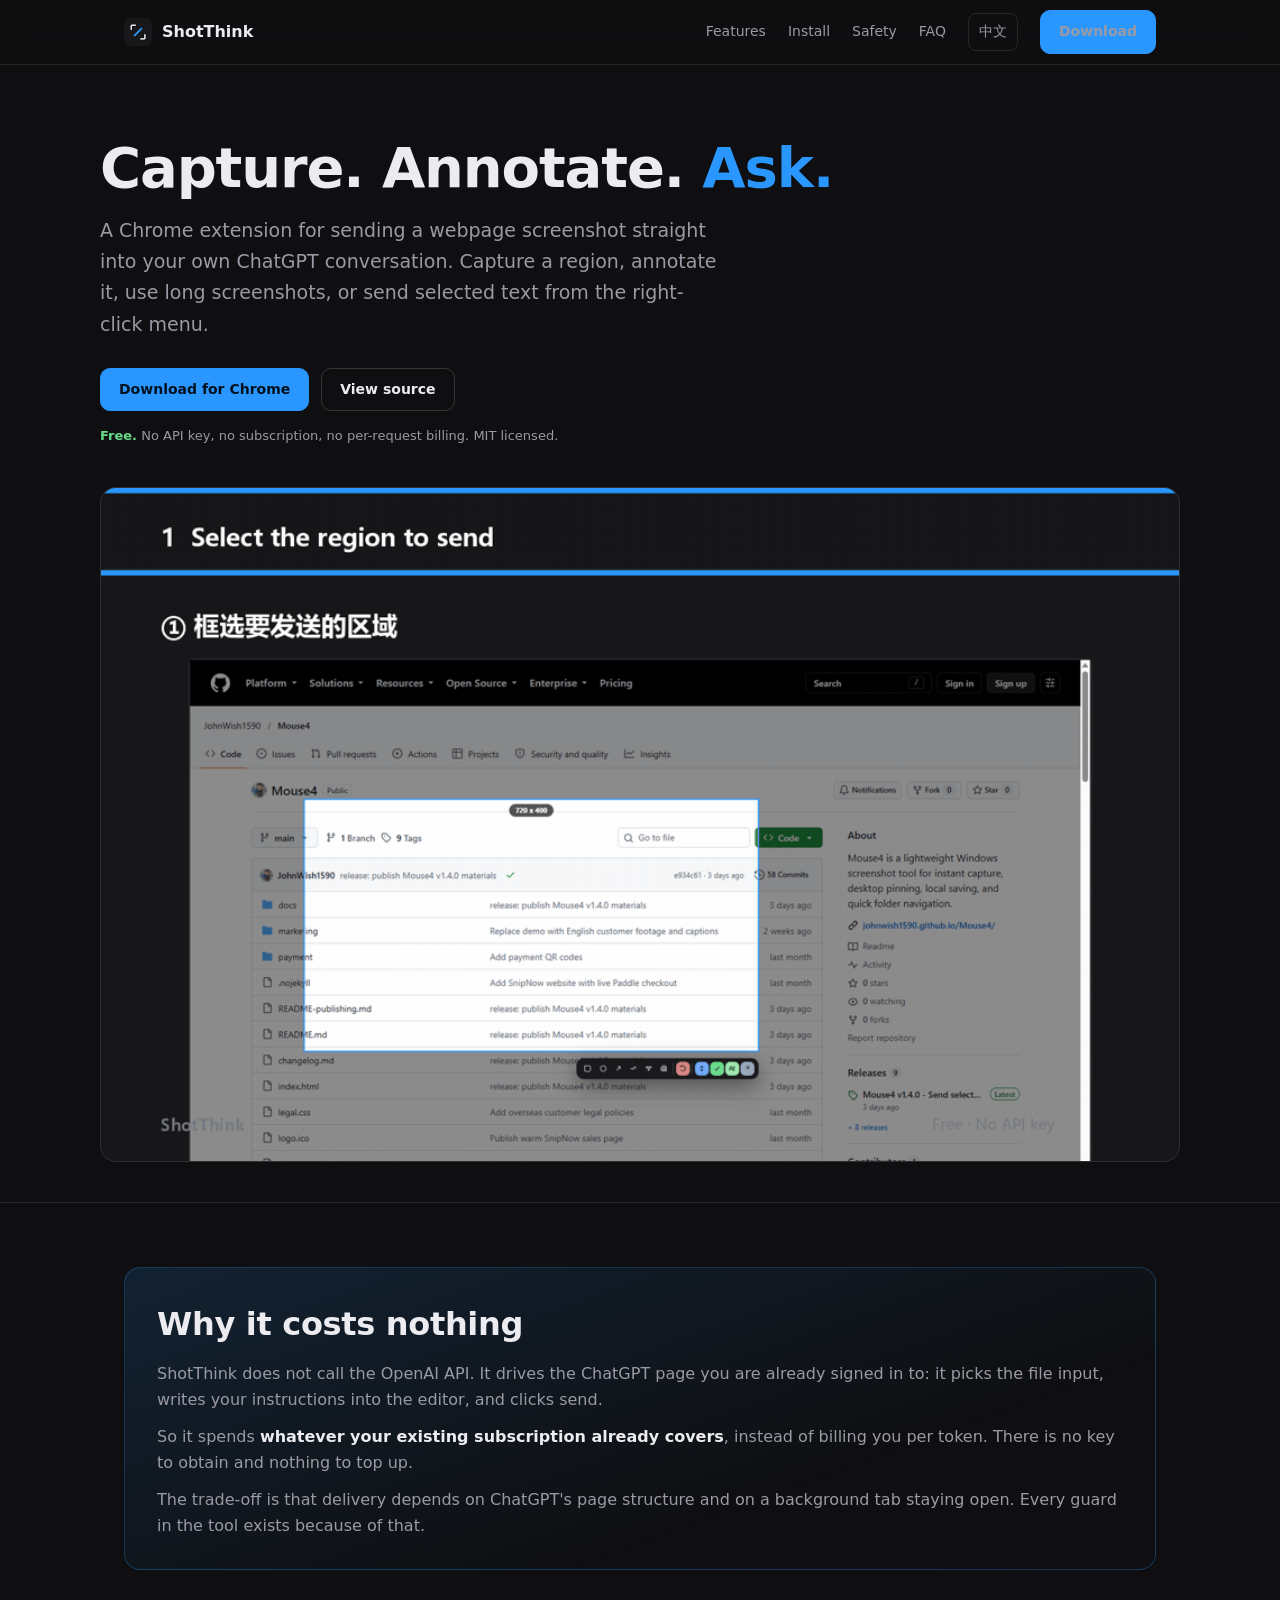
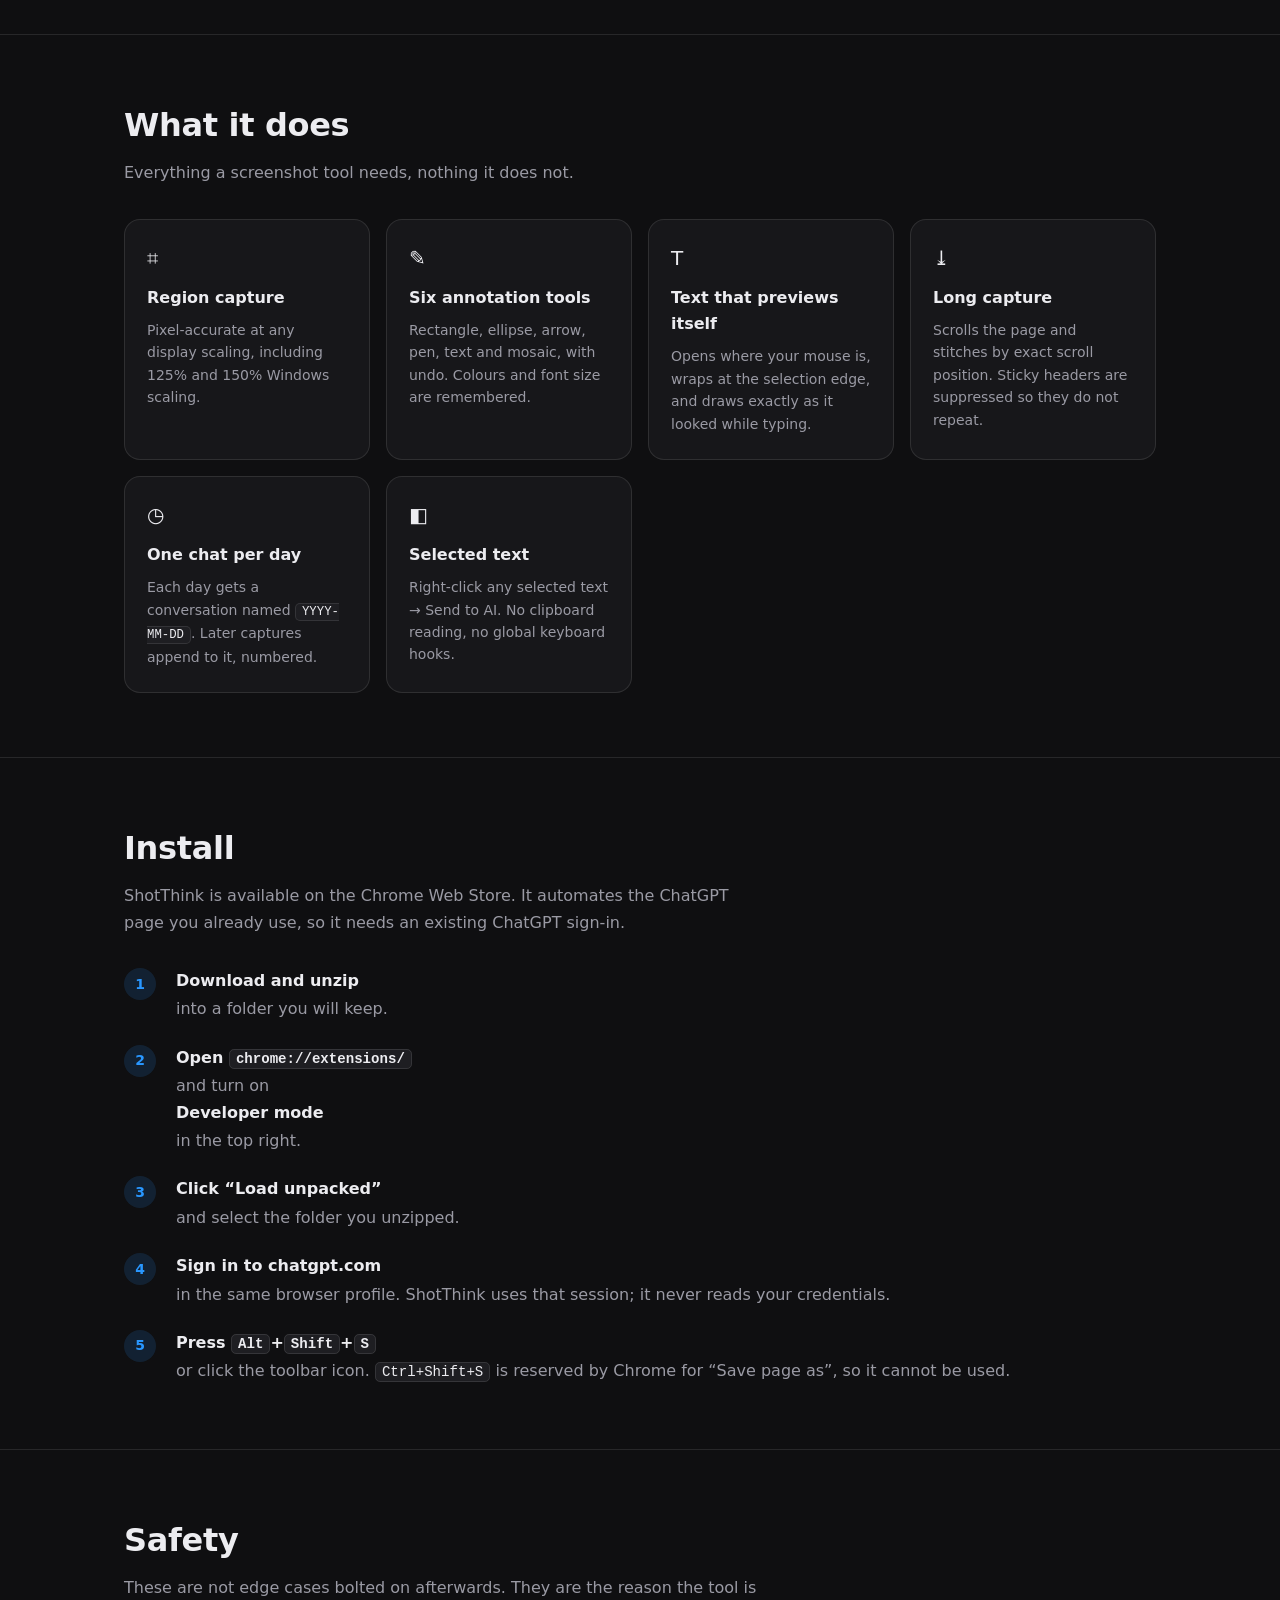
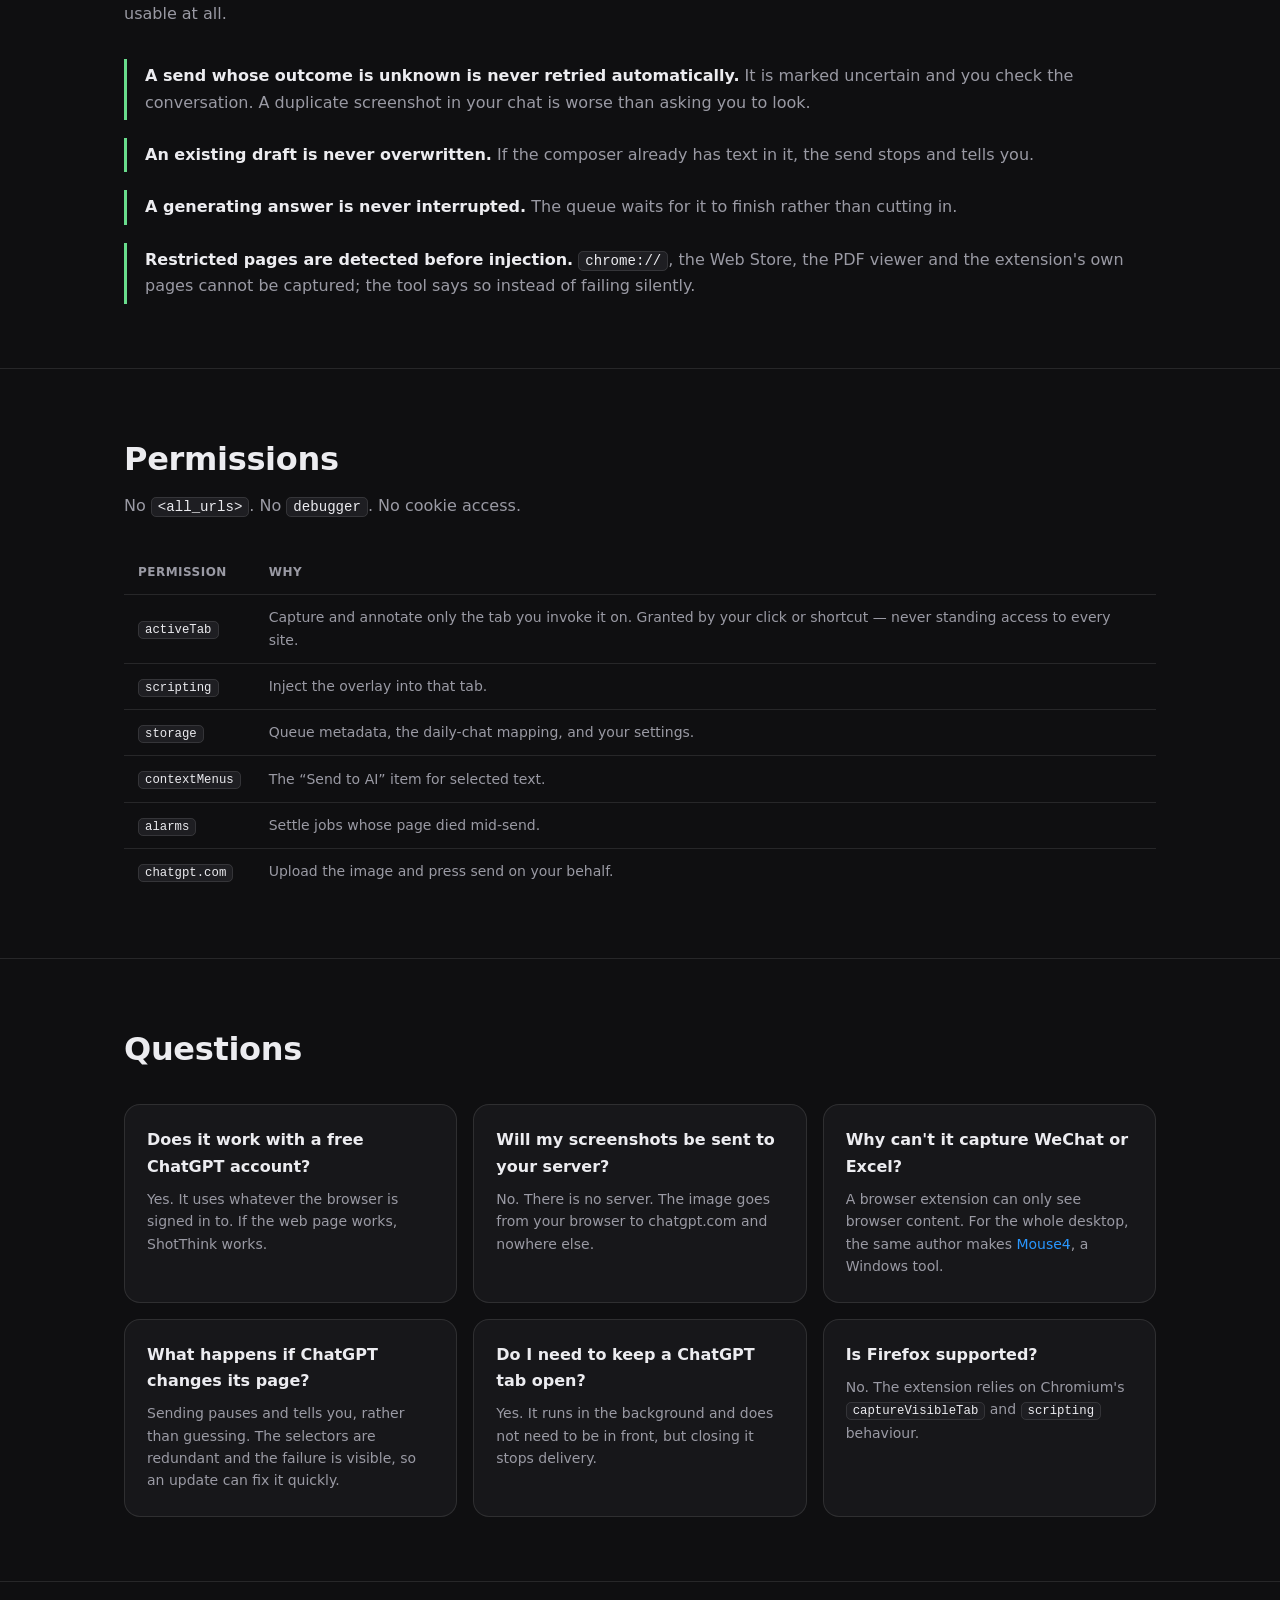
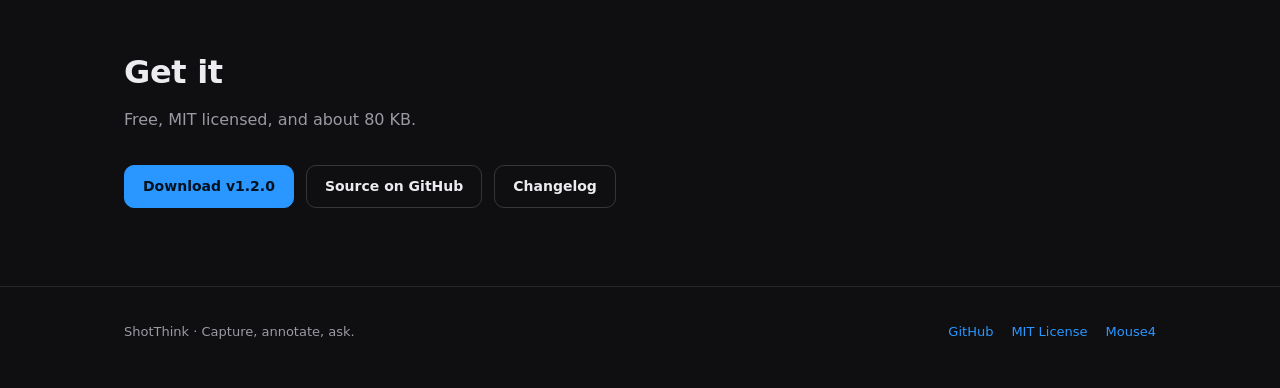
<file: docs/index.html>
<!doctype html>
<html lang="en">
<head>
<meta charset="utf-8">
<meta name="viewport" content="width=device-width, initial-scale=1">
<title>ShotThink：网页截图问 ChatGPT | Free Chrome extension</title>
<meta name="description" content="Capture a webpage region, annotate screenshots, and send them to your own ChatGPT conversation. Supports long screenshots and selected-text right-click sending. No API key.">
<link rel="canonical" href="https://johnwish1590.github.io/ShotThink/">
<link rel="icon" href="icons/icon32.png">
<link rel="apple-touch-icon" href="icons/icon128.png">
<meta property="og:type" content="website">
<meta property="og:title" content="ShotThink: Web Screenshot to ChatGPT">
<meta property="og:description" content="Capture a webpage region, annotate it, and send it to your own ChatGPT conversation. Supports long screenshots and selected-text sending.">
<meta property="og:url" content="https://johnwish1590.github.io/ShotThink/">
<meta property="og:image" content="https://johnwish1590.github.io/ShotThink/screenshots/06-overlay-annotated.png">
<meta name="twitter:card" content="summary_large_image">
<script type="application/ld+json">
{
  "@context": "https://schema.org",
  "@type": "SoftwareApplication",
  "name": "ShotThink: Web Screenshot to ChatGPT",
  "applicationCategory": "BrowserApplication",
  "operatingSystem": "Chrome, Edge, Brave, any Chromium browser",
  "description": "Capture a webpage region, annotate screenshots, and send them to your own ChatGPT conversation. Supports long screenshots and selected-text right-click sending. No API key.",
  "url": "https://johnwish1590.github.io/ShotThink/",
  "downloadUrl": "https://github.com/JohnWish1590/ShotThink/releases/download/v1.2.0/ShotThink-1.2.0.zip",
  "offers": { "@type": "Offer", "price": "0", "priceCurrency": "USD" },
  "license": "https://github.com/JohnWish1590/ShotThink/blob/main/LICENSE",
  "softwareVersion": "1.2.0"
}
</script>
<style>
  :root {
    --bg: #0f0f11;
    --surface: #17171a;
    --surface-2: #1e1e22;
    --line: rgba(255,255,255,.10);
    --line-strong: rgba(255,255,255,.16);
    --text: #ececf0;
    --muted: #9a9aa4;
    --accent: #2997ff;
    --accent-soft: rgba(41,151,255,.14);
    --ok: #68dc8c;
    --radius: 16px;
    --max: 1080px;
  }
  * { box-sizing: border-box; }
  html { scroll-behavior: smooth; }
  body {
    margin: 0;
    background: var(--bg);
    color: var(--text);
    font: 16px/1.65 -apple-system, "Segoe UI", "Microsoft YaHei", system-ui, sans-serif;
    -webkit-font-smoothing: antialiased;
  }
  a { color: var(--accent); text-decoration: none; }
  a:hover { text-decoration: underline; }
  .wrap { max-width: var(--max); margin: 0 auto; padding: 0 24px; }

  /* header */
  header.site {
    position: sticky; top: 0; z-index: 20;
    backdrop-filter: blur(14px);
    background: rgba(15,15,17,.82);
    border-bottom: 1px solid var(--line);
  }
  header.site .wrap {
    display: flex; align-items: center; gap: 12px;
    height: 64px;
  }
  .brand { display: flex; align-items: center; gap: 10px; color: var(--text); font-weight: 650; font-size: 16px; }
  .brand img { width: 28px; height: 28px; border-radius: 7px; }
  .brand:hover { text-decoration: none; }
  nav.links { margin-left: auto; display: flex; align-items: center; gap: 22px; }
  nav.links a { color: var(--muted); font-size: 14px; }
  nav.links a:hover { color: var(--text); text-decoration: none; }
  .btn {
    display: inline-flex; align-items: center; gap: 8px;
    padding: 9px 18px; border-radius: 10px;
    background: var(--accent); color: #04121f;
    font-weight: 650; font-size: 14px;
    border: 1px solid var(--accent);
    transition: filter .15s;
  }
  .btn:hover { filter: brightness(1.1); text-decoration: none; }
  .btn.ghost {
    background: transparent; color: var(--text);
    border-color: var(--line-strong);
  }
  .btn.ghost:hover { background: var(--surface-2); }
  .lang-toggle {
    color: var(--muted); font-size: 14px; padding: 6px 10px;
    border-radius: 8px; border: 1px solid var(--line);
    min-width: 44px; text-align: center;
  }
  .lang-toggle:hover { color: var(--text); border-color: var(--line-strong); text-decoration: none; }

  /* hero */
  .hero { padding: 72px 0 40px; }
  .hero h1 {
    margin: 0 0 16px;
    font-size: clamp(34px, 5vw, 56px);
    line-height: 1.1;
    letter-spacing: -0.02em;
    font-weight: 700;
  }
  .hero h1 em { font-style: normal; color: var(--accent); }
  .hero p.lead {
    margin: 0 0 28px;
    font-size: clamp(16px, 2vw, 19px);
    color: var(--muted);
    max-width: 620px;
  }
  .hero-actions { display: flex; flex-wrap: wrap; gap: 12px; margin-bottom: 14px; }
  .hero-note { color: var(--muted); font-size: 13px; }
  .hero-note strong { color: var(--ok); font-weight: 600; }

  .shot {
    margin: 40px 0 0;
    border: 1px solid var(--line);
    border-radius: var(--radius);
    overflow: hidden;
    background: var(--surface);
  }
  .shot img { display: block; width: 100%; height: auto; }

  /* sections */
  section { padding: 64px 0; border-top: 1px solid var(--line); }
  section h2 {
    margin: 0 0 8px;
    font-size: clamp(24px, 3vw, 32px);
    letter-spacing: -0.01em;
    font-weight: 680;
  }
  section p.sub { margin: 0 0 32px; color: var(--muted); max-width: 640px; }

  .grid { display: grid; gap: 16px; }
  .grid.two { grid-template-columns: repeat(auto-fit, minmax(280px, 1fr)); }
  .grid.three { grid-template-columns: repeat(auto-fit, minmax(240px, 1fr)); }

  .card {
    background: var(--surface);
    border: 1px solid var(--line);
    border-radius: var(--radius);
    padding: 22px 22px 24px;
  }
  .card h3 { margin: 0 0 8px; font-size: 16px; font-weight: 650; }
  .card p { margin: 0; color: var(--muted); font-size: 14px; line-height: 1.6; }
  .card .icon { font-size: 20px; margin-bottom: 10px; display: block; }

  /* free banner */
  .free {
    background: linear-gradient(160deg, var(--accent-soft), transparent 70%);
    border: 1px solid rgba(41,151,255,.28);
    border-radius: var(--radius);
    padding: 30px 32px;
  }
  .free h2 { margin-bottom: 10px; }
  .free p { color: var(--muted); margin: 0 0 10px; }
  .free p:last-child { margin-bottom: 0; }
  .free strong { color: var(--text); }

  /* steps */
  ol.steps { margin: 0; padding: 0; list-style: none; counter-reset: step; }
  ol.steps li {
    counter-increment: step;
    position: relative;
    padding: 0 0 22px 52px;
    color: var(--muted);
  }
  ol.steps li::before {
    content: counter(step);
    position: absolute; left: 0; top: 0;
    width: 32px; height: 32px; border-radius: 50%;
    display: grid; place-items: center;
    background: var(--accent-soft); color: var(--accent);
    font-weight: 650; font-size: 14px;
  }
  ol.steps li:last-child { padding-bottom: 0; }
  ol.steps li strong { color: var(--text); display: block; margin-bottom: 2px; }

  code, kbd {
    background: var(--surface-2);
    border: 1px solid var(--line);
    border-radius: 5px;
    padding: 1px 6px;
    font-family: ui-monospace, "SF Mono", Consolas, monospace;
    font-size: .88em;
    color: var(--text);
  }

  table { width: 100%; border-collapse: collapse; font-size: 14px; }
  th, td { text-align: left; padding: 11px 14px; border-bottom: 1px solid var(--line); }
  th { color: var(--muted); font-weight: 600; font-size: 12px; text-transform: uppercase; letter-spacing: .04em; }
  td:first-child { white-space: nowrap; color: var(--text); }
  td:last-child { color: var(--muted); }
  tr:last-child td { border-bottom: none; }

  .warn {
    border-left: 3px solid var(--ok);
    padding: 4px 0 4px 18px;
    color: var(--muted);
    margin: 0 0 18px;
  }
  .warn:last-child { margin-bottom: 0; }
  .warn strong { color: var(--text); }

  footer.site {
    border-top: 1px solid var(--line);
    padding: 34px 0 48px;
    color: var(--muted);
    font-size: 13px;
  }
  footer.site .wrap { display: flex; flex-wrap: wrap; gap: 16px; align-items: center; }
  footer.site .right { margin-left: auto; display: flex; gap: 18px; }

  @media (max-width: 720px) {
    nav.links a:not(.btn) { display: none; }
    .hero { padding: 44px 0 28px; }
    section { padding: 44px 0; }
  }
</style>
</head>
<body>

<header class="site">
  <div class="wrap">
    <a class="brand" href="#top">
      <img src="icons/icon48.png" alt="">
      <span>ShotThink</span>
    </a>
    <nav class="links">
      <a href="#features" data-i18n="nav.features">Features</a>
      <a href="#install" data-i18n="nav.install">Install</a>
      <a href="#safety" data-i18n="nav.safety">Safety</a>
      <a href="#faq" data-i18n="nav.faq">FAQ</a>
      <a href="#" id="lang-toggle" class="lang-toggle" aria-label="切换到中文">中文</a>
      <a class="btn" href="https://github.com/JohnWish1590/ShotThink/releases/download/v1.2.0/ShotThink-1.2.0.zip" data-i18n="nav.download">Download</a>
    </nav>
  </div>
</header>

<main id="top">

  <div class="wrap hero">
    <h1 data-i18n="hero.h1">Capture. Annotate. <em>Ask.</em></h1>
    <p class="lead" data-i18n="hero.lead">
      A Chrome extension that sends a browser screenshot straight into your own
      ChatGPT conversation. Capture a region, mark it up, and it lands in a dated
      chat with your standing instructions attached.
    </p>
    <div class="hero-actions">
      <a class="btn" href="https://github.com/JohnWish1590/ShotThink/releases/download/v1.2.0/ShotThink-1.2.0.zip" data-i18n="hero.cta">Download for Chrome</a>
      <a class="btn ghost" href="https://github.com/JohnWish1590/ShotThink" data-i18n="hero.source">View source</a>
    </div>
    <p class="hero-note" data-i18n="hero.note">
      <strong>Free.</strong> No API key, no subscription, no per-request billing. MIT licensed.
    </p>

    <div class="shot">
      <img id="demo-gif" src="demo-en.gif" alt="Selecting a region, annotating it with a rectangle and arrow, and sending it to ChatGPT" width="1080">
    </div>
  </div>

  <section id="free">
    <div class="wrap">
      <div class="free">
        <h2 data-i18n="free.h2">Why it costs nothing</h2>
        <p data-i18n="free.p1">
          ShotThink does not call the OpenAI API. It drives the ChatGPT page you are
          already signed in to: it picks the file input, writes your instructions into
          the editor, and clicks send.
        </p>
        <p data-i18n="free.p2">
          So it spends <strong>whatever your existing subscription already covers</strong>,
          instead of billing you per token. There is no key to obtain and nothing to top up.
        </p>
        <p data-i18n="free.p3">
          The trade-off is that delivery depends on ChatGPT's page structure and on a
          background tab staying open. Every guard in the tool exists because of that.
        </p>
      </div>
    </div>
  </section>

  <section id="features">
    <div class="wrap">
      <h2 data-i18n="features.h2">What it does</h2>
      <p class="sub" data-i18n="features.sub">Everything a screenshot tool needs, nothing it does not.</p>
      <div class="grid three">
        <div class="card">
          <span class="icon">⌗</span>
          <h3 data-i18n="f1.h">Region capture</h3>
          <p data-i18n="f1.p">Pixel-accurate at any display scaling, including 125% and 150% Windows scaling.</p>
        </div>
        <div class="card">
          <span class="icon">✎</span>
          <h3 data-i18n="f2.h">Six annotation tools</h3>
          <p data-i18n="f2.p">Rectangle, ellipse, arrow, pen, text and mosaic, with undo. Colours and font size are remembered.</p>
        </div>
        <div class="card">
          <span class="icon">T</span>
          <h3 data-i18n="f3.h">Text that previews itself</h3>
          <p data-i18n="f3.p">Opens where your mouse is, wraps at the selection edge, and draws exactly as it looked while typing.</p>
        </div>
        <div class="card">
          <span class="icon">⤓</span>
          <h3 data-i18n="f4.h">Long capture</h3>
          <p data-i18n="f4.p">Scrolls the page and stitches by exact scroll position. Sticky headers are suppressed so they do not repeat.</p>
        </div>
        <div class="card">
          <span class="icon">◷</span>
          <h3 data-i18n="f5.h">One chat per day</h3>
          <p data-i18n="f5.p">Each day gets a conversation named <code>YYYY-MM-DD</code>. Later captures append to it, numbered.</p>
        </div>
        <div class="card">
          <span class="icon">◧</span>
          <h3 data-i18n="f6.h">Selected text</h3>
          <p data-i18n="f6.p">Right-click any selected text → Send to AI. No clipboard reading, no global keyboard hooks.</p>
        </div>
      </div>
    </div>
  </section>

  <section id="install">
    <div class="wrap">
      <h2 data-i18n="install.h2">Install</h2>
      <p class="sub" data-i18n="install.sub">
        ShotThink is available on the Chrome Web Store. It automates the ChatGPT
        page you already use, so it needs an existing ChatGPT sign-in.
      </p>
      <ol class="steps">
        <li>
          <strong data-i18n="i1.h">Download and unzip</strong>
          <span data-i18n="i1.p"><a href="https://github.com/JohnWish1590/ShotThink/releases/download/v1.2.0/ShotThink-1.2.0.zip">ShotThink-1.2.0.zip</a>
          into a folder you will keep.</span>
        </li>
        <li>
          <strong data-i18n="i2.h">Open <code>chrome://extensions/</code></strong>
          <span data-i18n="i2.p">and turn on <strong>Developer mode</strong> in the top right.</span>
        </li>
        <li>
          <strong data-i18n="i3.h">Click “Load unpacked”</strong>
          <span data-i18n="i3.p">and select the folder you unzipped.</span>
        </li>
        <li>
          <strong data-i18n="i4.h">Sign in to chatgpt.com</strong>
          <span data-i18n="i4.p">in the same browser profile. ShotThink uses that session; it never reads
          your credentials.</span>
        </li>
        <li>
          <strong data-i18n="i5.h">Press <kbd>Alt</kbd>+<kbd>Shift</kbd>+<kbd>S</kbd></strong>
          <span data-i18n="i5.p">or click the toolbar icon. <code>Ctrl+Shift+S</code> is reserved by Chrome
          for “Save page as”, so it cannot be used.</span>
        </li>
      </ol>
    </div>
  </section>

  <section id="safety">
    <div class="wrap">
      <h2 data-i18n="safety.h2">Safety</h2>
      <p class="sub" data-i18n="safety.sub">
        These are not edge cases bolted on afterwards. They are the reason the tool
        is usable at all.
      </p>
      <div class="warn" data-i18n="s1">
        <strong>A send whose outcome is unknown is never retried automatically.</strong>
        It is marked uncertain and you check the conversation. A duplicate screenshot
        in your chat is worse than asking you to look.
      </div>
      <div class="warn" data-i18n="s2">
        <strong>An existing draft is never overwritten.</strong>
        If the composer already has text in it, the send stops and tells you.
      </div>
      <div class="warn" data-i18n="s3">
        <strong>A generating answer is never interrupted.</strong>
        The queue waits for it to finish rather than cutting in.
      </div>
      <div class="warn" data-i18n="s4">
        <strong>Restricted pages are detected before injection.</strong>
        <code>chrome://</code>, the Web Store, the PDF viewer and the extension's own
        pages cannot be captured; the tool says so instead of failing silently.
      </div>
    </div>
  </section>

  <section id="permissions">
    <div class="wrap">
      <h2 data-i18n="perm.h2">Permissions</h2>
      <p class="sub" data-i18n="perm.sub">
        No <code>&lt;all_urls&gt;</code>. No <code>debugger</code>. No cookie access.
      </p>
      <table>
        <thead><tr><th data-i18n="perm.th1">Permission</th><th data-i18n="perm.th2">Why</th></tr></thead>
        <tbody>
          <tr><td><code>activeTab</code></td><td data-i18n="perm.r1">Capture and annotate only the tab you invoke it on. Granted by your click or shortcut — never standing access to every site.</td></tr>
          <tr><td><code>scripting</code></td><td data-i18n="perm.r2">Inject the overlay into that tab.</td></tr>
          <tr><td><code>storage</code></td><td data-i18n="perm.r3">Queue metadata, the daily-chat mapping, and your settings.</td></tr>
          <tr><td><code>contextMenus</code></td><td data-i18n="perm.r4">The “Send to AI” item for selected text.</td></tr>
          <tr><td><code>alarms</code></td><td data-i18n="perm.r5">Settle jobs whose page died mid-send.</td></tr>
          <tr><td><code>chatgpt.com</code></td><td data-i18n="perm.r6">Upload the image and press send on your behalf.</td></tr>
        </tbody>
      </table>
    </div>
  </section>

  <section id="faq">
    <div class="wrap">
      <h2 data-i18n="faq.h2">Questions</h2>
      <div class="grid two" style="margin-top:28px">
        <div class="card">
          <h3 data-i18n="q1.h">Does it work with a free ChatGPT account?</h3>
          <p data-i18n="q1.p">Yes. It uses whatever the browser is signed in to. If the web page works, ShotThink works.</p>
        </div>
        <div class="card">
          <h3 data-i18n="q2.h">Will my screenshots be sent to your server?</h3>
          <p data-i18n="q2.p">No. There is no server. The image goes from your browser to chatgpt.com and nowhere else.</p>
        </div>
        <div class="card">
          <h3 data-i18n="q3.h">Why can't it capture WeChat or Excel?</h3>
          <p data-i18n="q3.p">A browser extension can only see browser content. For the whole desktop, the same author makes <a href="https://github.com/JohnWish1590/Mouse4">Mouse4</a>, a Windows tool.</p>
        </div>
        <div class="card">
          <h3 data-i18n="q4.h">What happens if ChatGPT changes its page?</h3>
          <p data-i18n="q4.p">Sending pauses and tells you, rather than guessing. The selectors are redundant and the failure is visible, so an update can fix it quickly.</p>
        </div>
        <div class="card">
          <h3 data-i18n="q5.h">Do I need to keep a ChatGPT tab open?</h3>
          <p data-i18n="q5.p">Yes. It runs in the background and does not need to be in front, but closing it stops delivery.</p>
        </div>
        <div class="card">
          <h3 data-i18n="q6.h">Is Firefox supported?</h3>
          <p data-i18n="q6.p">No. The extension relies on Chromium's <code>captureVisibleTab</code> and <code>scripting</code> behaviour.</p>
        </div>
      </div>
    </div>
  </section>

  <section id="download">
    <div class="wrap">
      <h2 data-i18n="get.h2">Get it</h2>
      <p class="sub" data-i18n="get.sub">Free, MIT licensed, and about 80 KB.</p>
      <div class="hero-actions">
        <a class="btn" href="https://github.com/JohnWish1590/ShotThink/releases/download/v1.2.0/ShotThink-1.2.0.zip" data-i18n="get.download">Download v1.2.0</a>
        <a class="btn ghost" href="https://github.com/JohnWish1590/ShotThink" data-i18n="get.source">Source on GitHub</a>
        <a class="btn ghost" href="https://github.com/JohnWish1590/ShotThink/blob/main/CHANGELOG.md" data-i18n="get.changelog">Changelog</a>
      </div>
    </div>
  </section>

</main>

<footer class="site">
  <div class="wrap">
    <span data-i18n="footer.tag">ShotThink · Capture, annotate, ask.</span>
    <div class="right">
      <a href="https://github.com/JohnWish1590/ShotThink">GitHub</a>
      <a href="https://github.com/JohnWish1590/ShotThink/blob/main/LICENSE" data-i18n="footer.license">MIT License</a>
      <a href="https://github.com/JohnWish1590/Mouse4">Mouse4</a>
    </div>
  </div>
</footer>

<script src="i18n.js"></script>
</body>
</html>
</file>
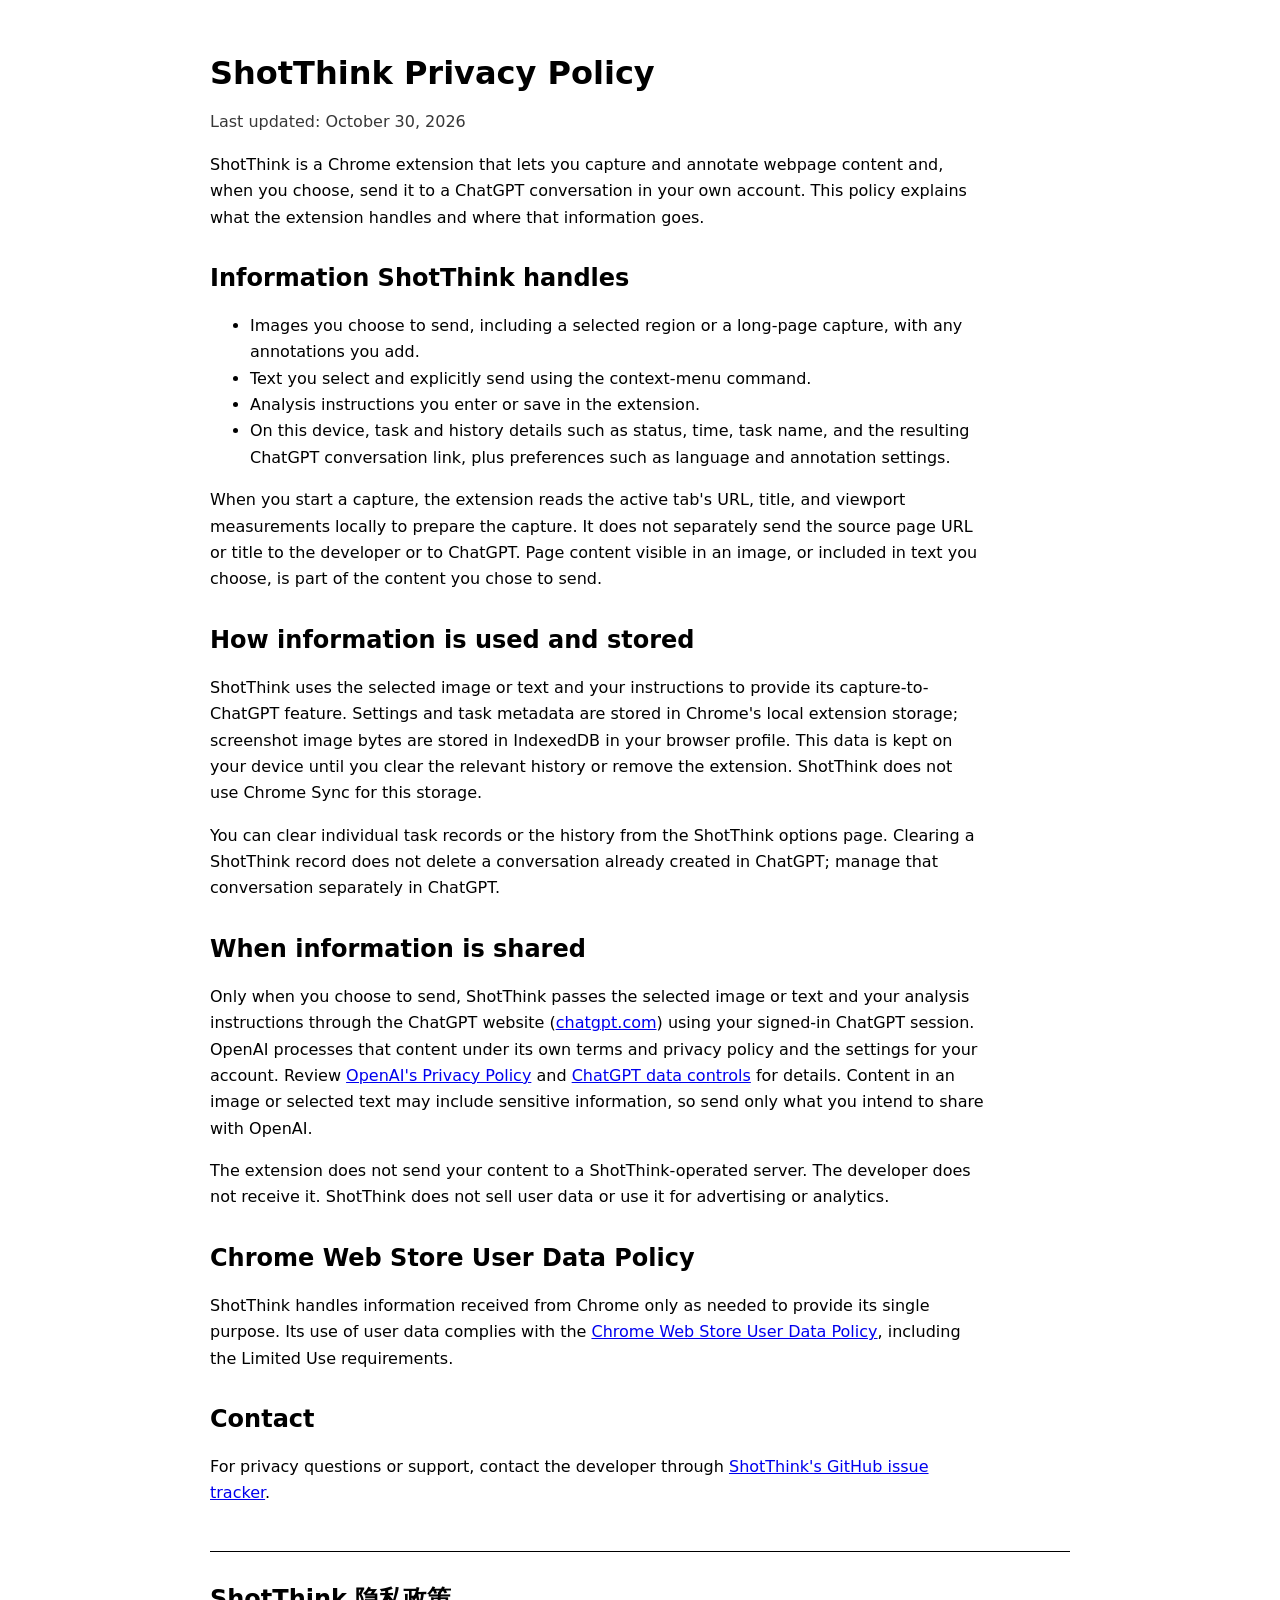
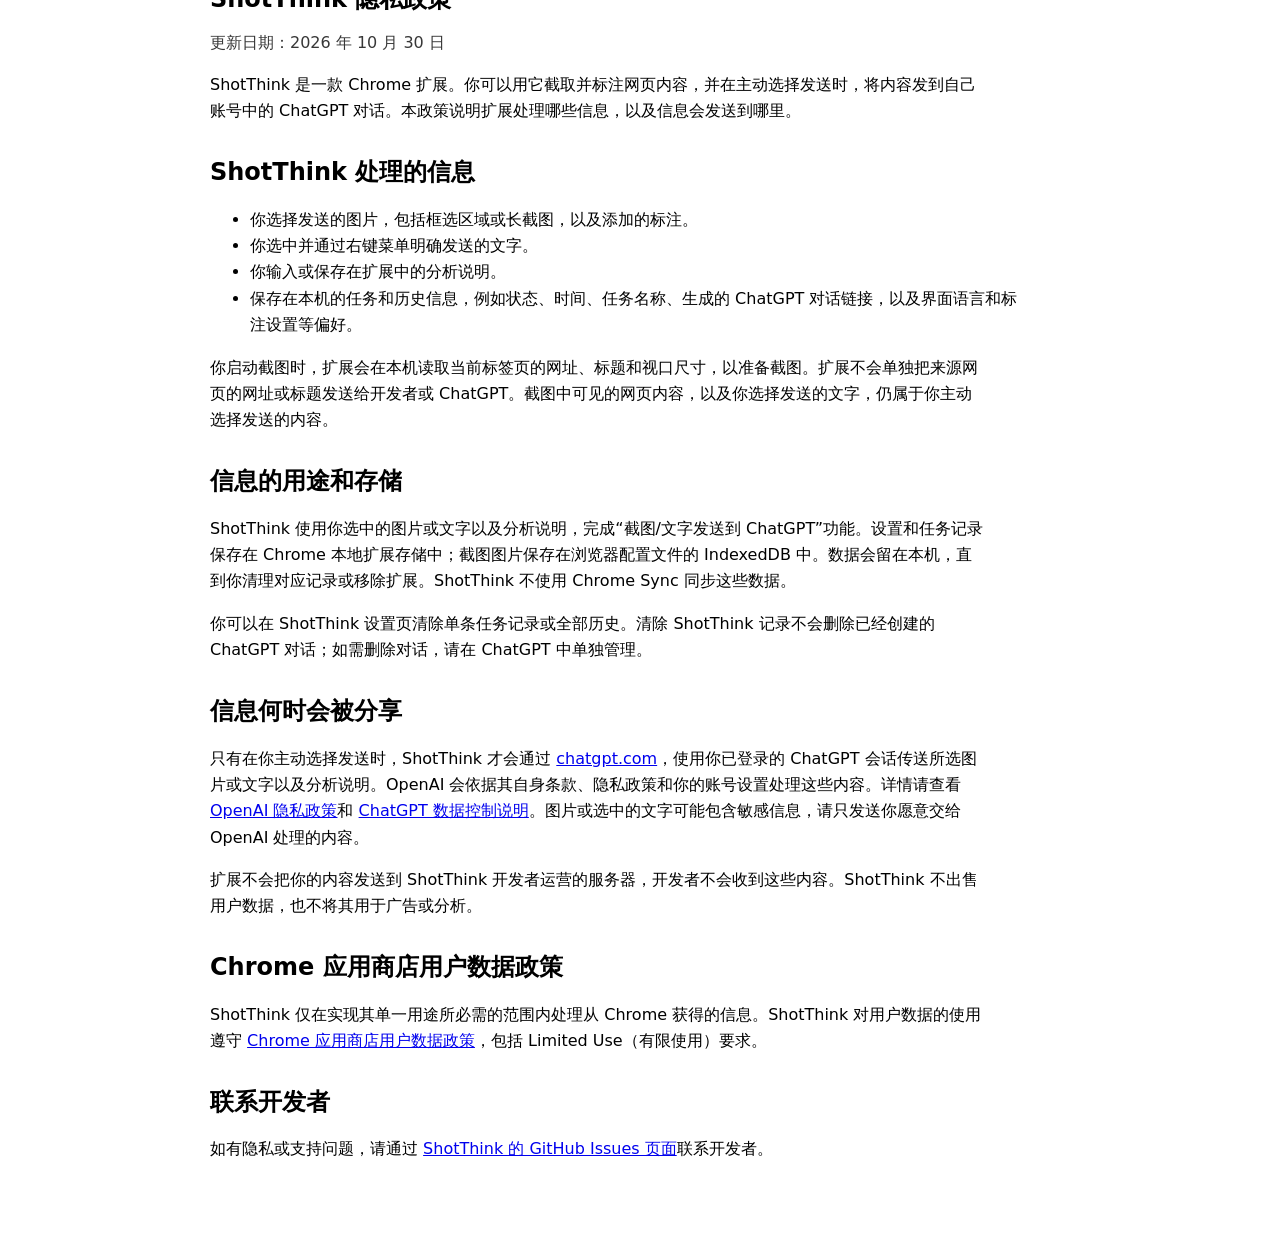
<file: docs/privacy.html>
<!doctype html>
<html lang="en">
<head>
  <meta charset="utf-8">
  <meta name="viewport" content="width=device-width, initial-scale=1">
  <meta name="description" content="Privacy policy for the ShotThink Chrome extension.">
  <title>ShotThink Privacy Policy</title>
  <style>
    :root { color-scheme: light dark; font: 16px/1.65 system-ui, sans-serif; }
    body { max-width: 860px; margin: 0 auto; padding: 32px 20px 64px; }
    h1, h2 { line-height: 1.25; }
    h1 { margin-bottom: 4px; }
    h2 { margin-top: 32px; }
    p, li { max-width: 76ch; }
    .updated, .note { opacity: .78; }
    section { margin-top: 44px; padding-top: 12px; border-top: 1px solid currentColor; }
    a { overflow-wrap: anywhere; }
  </style>
</head>
<body>
  <main>
    <h1>ShotThink Privacy Policy</h1>
    <p class="updated">Last updated: October 30, 2026</p>
    <p>ShotThink is a Chrome extension that lets you capture and annotate webpage content and, when you choose, send it to a ChatGPT conversation in your own account. This policy explains what the extension handles and where that information goes.</p>

    <h2>Information ShotThink handles</h2>
    <ul>
      <li>Images you choose to send, including a selected region or a long-page capture, with any annotations you add.</li>
      <li>Text you select and explicitly send using the context-menu command.</li>
      <li>Analysis instructions you enter or save in the extension.</li>
      <li>On this device, task and history details such as status, time, task name, and the resulting ChatGPT conversation link, plus preferences such as language and annotation settings.</li>
    </ul>
    <p>When you start a capture, the extension reads the active tab's URL, title, and viewport measurements locally to prepare the capture. It does not separately send the source page URL or title to the developer or to ChatGPT. Page content visible in an image, or included in text you choose, is part of the content you chose to send.</p>

    <h2>How information is used and stored</h2>
    <p>ShotThink uses the selected image or text and your instructions to provide its capture-to-ChatGPT feature. Settings and task metadata are stored in Chrome's local extension storage; screenshot image bytes are stored in IndexedDB in your browser profile. This data is kept on your device until you clear the relevant history or remove the extension. ShotThink does not use Chrome Sync for this storage.</p>
    <p>You can clear individual task records or the history from the ShotThink options page. Clearing a ShotThink record does not delete a conversation already created in ChatGPT; manage that conversation separately in ChatGPT.</p>

    <h2>When information is shared</h2>
    <p>Only when you choose to send, ShotThink passes the selected image or text and your analysis instructions through the ChatGPT website (<a href="https://chatgpt.com/">chatgpt.com</a>) using your signed-in ChatGPT session. OpenAI processes that content under its own terms and privacy policy and the settings for your account. Review <a href="https://openai.com/policies/row-privacy-policy/">OpenAI's Privacy Policy</a> and <a href="https://help.openai.com/en/articles/7730893-data-controls-in-chatgpt">ChatGPT data controls</a> for details. Content in an image or selected text may include sensitive information, so send only what you intend to share with OpenAI.</p>
    <p>The extension does not send your content to a ShotThink-operated server. The developer does not receive it. ShotThink does not sell user data or use it for advertising or analytics.</p>

    <h2>Chrome Web Store User Data Policy</h2>
    <p>ShotThink handles information received from Chrome only as needed to provide its single purpose. Its use of user data complies with the <a href="https://developer.chrome.com/docs/webstore/program-policies/user-data-faq">Chrome Web Store User Data Policy</a>, including the Limited Use requirements.</p>

    <h2>Contact</h2>
    <p>For privacy questions or support, contact the developer through <a href="https://github.com/JohnWish1590/ShotThink/issues">ShotThink's GitHub issue tracker</a>.</p>

    <section lang="zh-CN">
      <h1>ShotThink 隐私政策</h1>
      <p class="updated">更新日期：2026 年 10 月 30 日</p>
      <p>ShotThink 是一款 Chrome 扩展。你可以用它截取并标注网页内容，并在主动选择发送时，将内容发到自己账号中的 ChatGPT 对话。本政策说明扩展处理哪些信息，以及信息会发送到哪里。</p>

      <h2>ShotThink 处理的信息</h2>
      <ul>
        <li>你选择发送的图片，包括框选区域或长截图，以及添加的标注。</li>
        <li>你选中并通过右键菜单明确发送的文字。</li>
        <li>你输入或保存在扩展中的分析说明。</li>
        <li>保存在本机的任务和历史信息，例如状态、时间、任务名称、生成的 ChatGPT 对话链接，以及界面语言和标注设置等偏好。</li>
      </ul>
      <p>你启动截图时，扩展会在本机读取当前标签页的网址、标题和视口尺寸，以准备截图。扩展不会单独把来源网页的网址或标题发送给开发者或 ChatGPT。截图中可见的网页内容，以及你选择发送的文字，仍属于你主动选择发送的内容。</p>

      <h2>信息的用途和存储</h2>
      <p>ShotThink 使用你选中的图片或文字以及分析说明，完成“截图/文字发送到 ChatGPT”功能。设置和任务记录保存在 Chrome 本地扩展存储中；截图图片保存在浏览器配置文件的 IndexedDB 中。数据会留在本机，直到你清理对应记录或移除扩展。ShotThink 不使用 Chrome Sync 同步这些数据。</p>
      <p>你可以在 ShotThink 设置页清除单条任务记录或全部历史。清除 ShotThink 记录不会删除已经创建的 ChatGPT 对话；如需删除对话，请在 ChatGPT 中单独管理。</p>

      <h2>信息何时会被分享</h2>
      <p>只有在你主动选择发送时，ShotThink 才会通过 <a href="https://chatgpt.com/">chatgpt.com</a>，使用你已登录的 ChatGPT 会话传送所选图片或文字以及分析说明。OpenAI 会依据其自身条款、隐私政策和你的账号设置处理这些内容。详情请查看 <a href="https://openai.com/policies/row-privacy-policy/">OpenAI 隐私政策</a>和 <a href="https://help.openai.com/en/articles/7730893-data-controls-in-chatgpt">ChatGPT 数据控制说明</a>。图片或选中的文字可能包含敏感信息，请只发送你愿意交给 OpenAI 处理的内容。</p>
      <p>扩展不会把你的内容发送到 ShotThink 开发者运营的服务器，开发者不会收到这些内容。ShotThink 不出售用户数据，也不将其用于广告或分析。</p>

      <h2>Chrome 应用商店用户数据政策</h2>
      <p>ShotThink 仅在实现其单一用途所必需的范围内处理从 Chrome 获得的信息。ShotThink 对用户数据的使用遵守 <a href="https://developer.chrome.com/docs/webstore/program-policies/user-data-faq">Chrome 应用商店用户数据政策</a>，包括 Limited Use（有限使用）要求。</p>

      <h2>联系开发者</h2>
      <p>如有隐私或支持问题，请通过 <a href="https://github.com/JohnWish1590/ShotThink/issues">ShotThink 的 GitHub Issues 页面</a>联系开发者。</p>
    </section>
  </main>
</body>
</html>
</file>
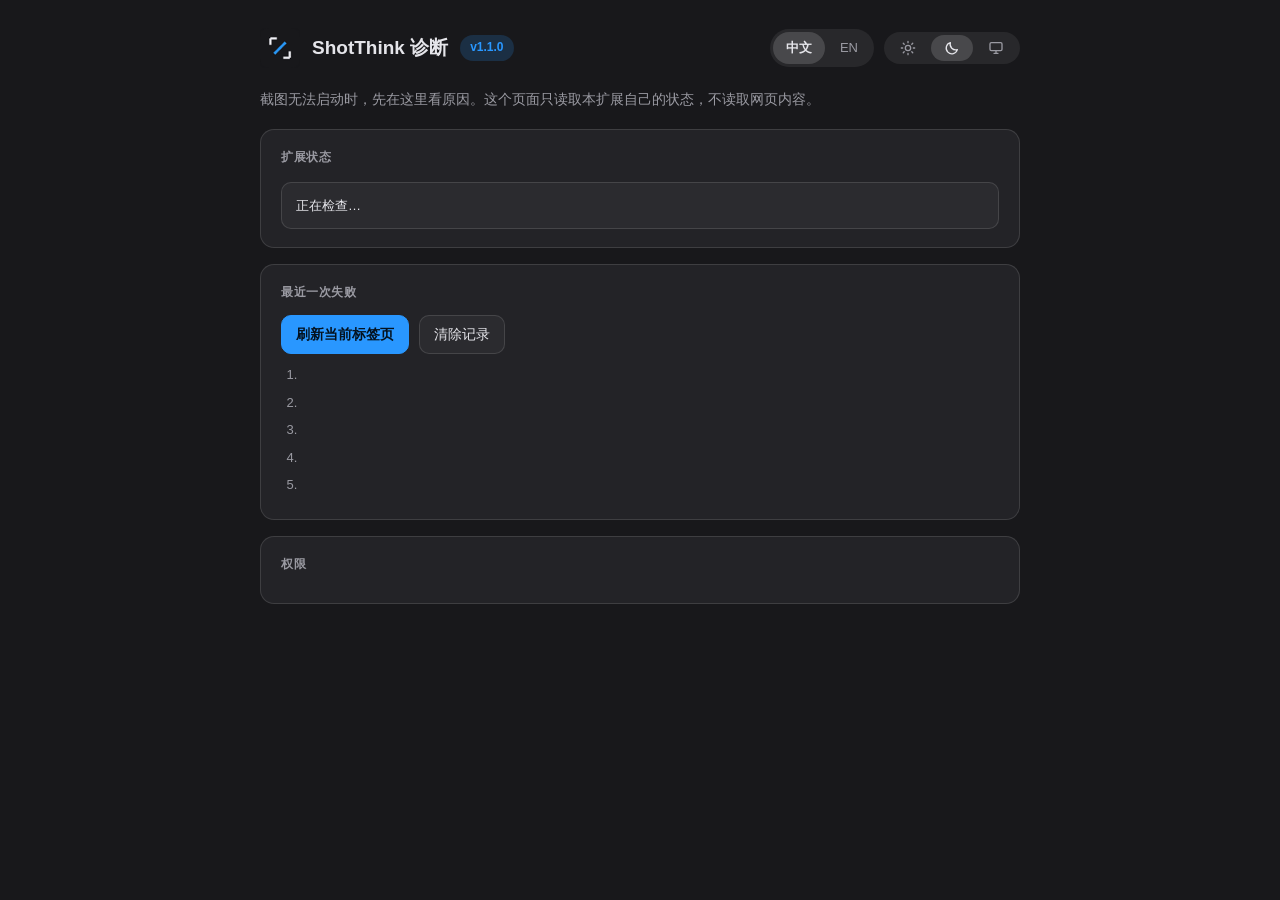
<file: ui/diagnose.html>
<!doctype html>
<html lang="zh-CN">
<head>
<meta charset="utf-8">
<meta name="viewport" content="width=device-width, initial-scale=1">
<title>ShotThink 诊断</title>
<link rel="icon" href="../icons/icon32.png">
<link rel="stylesheet" href="base.css">
</head>
<body>
<main>
  <header>
    <img src="../icons/icon48.png" alt="">
    <h1>ShotThink 诊断</h1>
    <span class="pill" id="version">v1.1.0</span>
    <div class="header-tools">
      <div class="seg" id="langSeg" role="group" aria-label="界面语言">
        <button type="button" data-lang="zh" data-no-i18n aria-pressed="true">中文</button>
        <button type="button" data-lang="en" data-no-i18n aria-pressed="false">EN</button>
      </div>
      <div class="seg" id="themeSeg" role="group" aria-label="主题">
        <button type="button" data-theme-opt="light" aria-pressed="false" title="浅色">
          <svg viewBox="0 0 24 24" fill="none" stroke="currentColor" stroke-width="2" stroke-linecap="round"><circle cx="12" cy="12" r="4"/><path d="M12 2v2M12 20v2M4.9 4.9l1.4 1.4M17.7 17.7l1.4 1.4M2 12h2M20 12h2M4.9 19.1l1.4-1.4M17.7 6.3l1.4-1.4"/></svg>
        </button>
        <button type="button" data-theme-opt="dark" aria-pressed="true" title="深色">
          <svg viewBox="0 0 24 24" fill="none" stroke="currentColor" stroke-width="2" stroke-linejoin="round"><path d="M20 14.5A8.5 8.5 0 0 1 9.5 4a8.5 8.5 0 1 0 10.5 10.5z"/></svg>
        </button>
        <button type="button" data-theme-opt="system" aria-pressed="false" title="跟随系统">
          <svg viewBox="0 0 24 24" fill="none" stroke="currentColor" stroke-width="2" stroke-linecap="round"><rect x="3" y="4" width="18" height="12" rx="2"/><path d="M9 20h6M12 16v4"/></svg>
        </button>
      </div>
    </div>
  </header>

  <p class="intro">
    截图无法启动时，先在这里看原因。这个页面只读取本扩展自己的状态，不读取网页内容。
  </p>

  <section class="panel">
    <h2>扩展状态</h2>
    <div id="checks"></div>
    <div class="verdict" id="verdict">正在检查…</div>
  </section>

  <section class="panel">
    <h2>最近一次失败</h2>
    <div id="lastError"></div>
    <div class="actions">
      <button class="primary" id="reload">刷新当前标签页</button>
      <button id="clear">清除记录</button>
    </div>
    <ol id="steps">
      <li data-i18n="先试“刷新当前标签页”。如果这个标签页是在安装扩展之前打开的，扩展拿不到访问权限，刷新一次就好。"></li>
      <li data-i18n="确认当前标签页是普通网页（http:// 或 https://）。"></li>
      <li data-i18n="chrome://、扩展商店、PDF 查看器、about:、以及扩展自己的设置页都无法截图，这是浏览器限制。"></li>
      <li data-i18n="按 Alt+Shift+S 前先点一下页面，确保焦点在网页上而不是地址栏。"></li>
      <li data-i18n="如果仍然没有反应，打开 chrome://extensions/ 看 ShotThink 是否报错。"></li>
    </ol>
  </section>

  <section class="panel">
    <h2>权限</h2>
    <div id="perms"></div>
  </section>
</main>
<script src="../src/i18n.js"></script>
<script src="prefs.js"></script>
<script src="diagnose.js"></script>
</body>
</html>
</file>
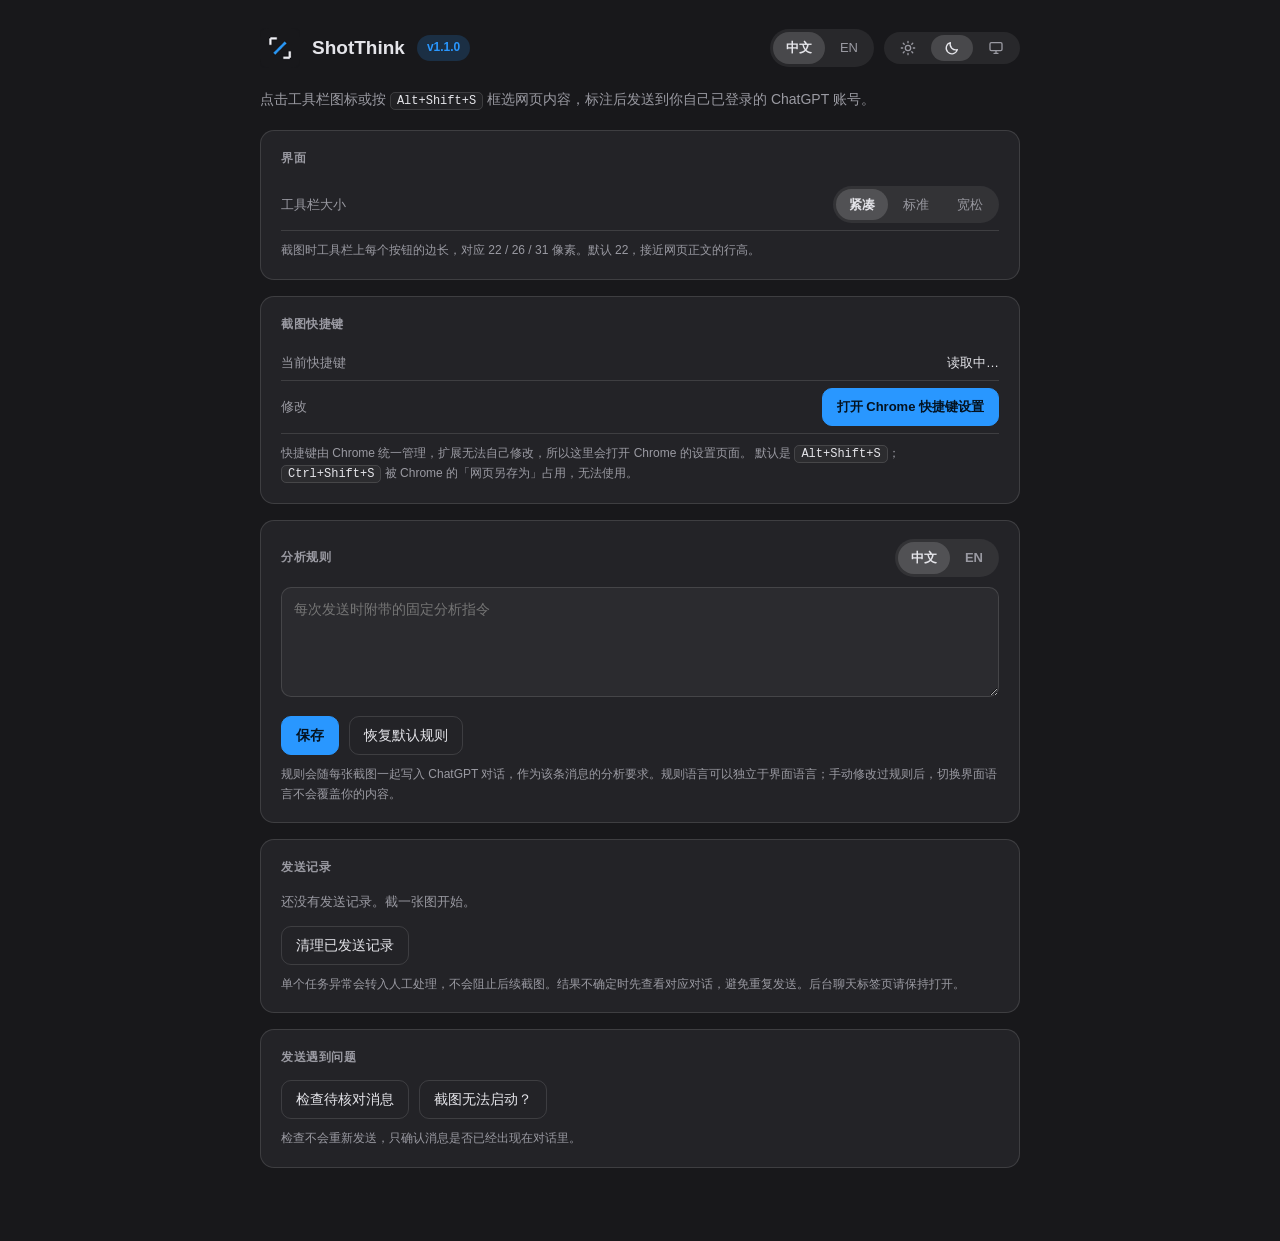
<file: ui/options.html>
<!doctype html>
<html lang="zh-CN">
<head>
<meta charset="utf-8">
<meta name="viewport" content="width=device-width, initial-scale=1">
<title>ShotThink</title>
<link rel="icon" href="../icons/icon32.png">
<link rel="stylesheet" href="base.css">
</head>
<body>
<main>
  <header>
    <img src="../icons/icon48.png" alt="">
    <h1>ShotThink</h1>
    <span class="pill" id="version">v1.1.0</span>
    <div class="header-tools">
      <div class="seg" id="langSeg" role="group" aria-label="界面语言">
        <button type="button" data-lang="zh" data-no-i18n aria-pressed="true">中文</button>
        <button type="button" data-lang="en" data-no-i18n aria-pressed="false">EN</button>
      </div>
      <div class="seg" id="themeSeg" role="group" aria-label="主题">
        <button type="button" data-theme-opt="light" aria-pressed="false" title="浅色">
          <svg viewBox="0 0 24 24" fill="none" stroke="currentColor" stroke-width="2" stroke-linecap="round"><circle cx="12" cy="12" r="4"/><path d="M12 2v2M12 20v2M4.9 4.9l1.4 1.4M17.7 17.7l1.4 1.4M2 12h2M20 12h2M4.9 19.1l1.4-1.4M17.7 6.3l1.4-1.4"/></svg>
        </button>
        <button type="button" data-theme-opt="dark" aria-pressed="true" title="深色">
          <svg viewBox="0 0 24 24" fill="none" stroke="currentColor" stroke-width="2" stroke-linejoin="round"><path d="M20 14.5A8.5 8.5 0 0 1 9.5 4a8.5 8.5 0 1 0 10.5 10.5z"/></svg>
        </button>
        <button type="button" data-theme-opt="system" aria-pressed="false" title="跟随系统">
          <svg viewBox="0 0 24 24" fill="none" stroke="currentColor" stroke-width="2" stroke-linecap="round"><rect x="3" y="4" width="18" height="12" rx="2"/><path d="M9 20h6M12 16v4"/></svg>
        </button>
      </div>
    </div>
  </header>

  <p class="intro">点击工具栏图标或按 <kbd>Alt+Shift+S</kbd> 框选网页内容，标注后发送到你自己已登录的 ChatGPT 账号。</p>

  <section class="panel">
    <h2>界面</h2>
    <div class="row">
      <span class="k">工具栏大小</span>
      <div class="seg" id="scaleSeg" role="group" aria-label="工具栏大小" style="margin-left:auto">
        <button type="button" data-scale="22" aria-pressed="true">紧凑</button>
        <button type="button" data-scale="26" aria-pressed="false">标准</button>
        <button type="button" data-scale="31" aria-pressed="false">宽松</button>
      </div>
    </div>
    <small>截图时工具栏上每个按钮的边长，对应 22 / 26 / 31 像素。默认 22，接近网页正文的行高。</small>
  </section>

  <section class="panel">
    <h2>截图快捷键</h2>
    <div class="row">
      <span class="k">当前快捷键</span>
      <span class="v" id="shortcutValue">读取中…</span>
    </div>
    <div class="row">
      <span class="k">修改</span>
      <button class="primary" id="openShortcuts" style="margin-left:auto">打开 Chrome 快捷键设置</button>
    </div>
    <small>
      快捷键由 Chrome 统一管理，扩展无法自己修改，所以这里会打开 Chrome 的设置页面。
      默认是 <kbd>Alt+Shift+S</kbd>；<kbd>Ctrl+Shift+S</kbd> 被 Chrome 的「网页另存为」占用，无法使用。
    </small>
  </section>

  <section class="panel">
    <h2 style="display:flex;align-items:center;gap:10px">
      <span>分析规则</span>
      <span class="seg" id="rulesLangSeg" role="group" aria-label="规则语言" style="margin-left:auto;text-transform:none;letter-spacing:0">
        <button type="button" data-rules-lang="zh" data-no-i18n aria-pressed="true">中文</button>
        <button type="button" data-rules-lang="en" data-no-i18n aria-pressed="false">EN</button>
      </span>
    </h2>
    <textarea id="rules" placeholder="每次发送时附带的固定分析指令"></textarea>
    <div class="actions">
      <button class="primary" id="save">保存</button>
      <button class="quiet" id="resetRules">恢复默认规则</button>
      <span class="status" id="rulesStatus"></span>
    </div>
    <small>规则会随每张截图一起写入 ChatGPT 对话，作为该条消息的分析要求。规则语言可以独立于界面语言；手动修改过规则后，切换界面语言不会覆盖你的内容。</small>
  </section>

  <section class="panel">
    <h2>发送记录</h2>
    <ul class="jobs" id="jobs"></ul>
    <p class="status" id="emptyHistory">还没有发送记录。截一张图开始。</p>
    <div class="actions">
      <button class="quiet" id="manual" hidden>人工处理</button>
      <button class="quiet" id="clear">清理已发送记录</button>
      <span class="status" id="notice"></span>
    </div>
    <small id="usage"></small>
    <small>单个任务异常会转入人工处理，不会阻止后续截图。结果不确定时先查看对应对话，避免重复发送。后台聊天标签页请保持打开。</small>
  </section>

  <section class="panel">
    <h2>发送遇到问题</h2>
    <div class="actions">
      <button class="quiet" id="verify">检查待核对消息</button>
      <button class="quiet" id="resume" hidden>恢复发送</button>
      <button class="quiet" id="diagnose">截图无法启动？</button>
    </div>
    <small>检查不会重新发送，只确认消息是否已经出现在对话里。</small>
  </section>
</main>
<script src="../src/i18n.js"></script>
<script src="../src/rules.js"></script>
<script src="prefs.js"></script>
<script src="options.js"></script>
</body>
</html>
</file>
<file: ui/base.css>
/* ShotThink shared UI: theme tokens, layout, and the component set used by the
 * options and diagnostics pages.
 *
 * Themes are driven by `data-theme` on <html>, resolved in JS from the stored
 * preference. "system" is resolved to light or dark before this applies, so the
 * stylesheet only ever needs two states.
 */

:root {
  --bg: #18181b;
  --panel: #232327;
  --panel-2: rgba(255, 255, 255, .04);
  --line: rgba(255, 255, 255, .12);
  --text: #e5e5ea;
  --muted: #9a9aa2;
  --accent: #2997ff;
  --accent-ink: #04121f;
  --ok: #68dc8c;
  --warn: #e4bd64;
  --err: #d98585;
  --seg-bg: rgba(255, 255, 255, .07);
  --seg-active: rgba(255, 255, 255, .15);
  --seg-shadow: none;
  --radius: 14px;
  color-scheme: dark;
}

:root[data-theme="light"] {
  --bg: #f4f5f7;
  --panel: #ffffff;
  --panel-2: rgba(0, 0, 0, .03);
  --line: rgba(0, 0, 0, .10);
  --text: #1c1c1e;
  --muted: #6b6b73;
  --accent: #0a84ff;
  --accent-ink: #ffffff;
  --ok: #12894a;
  --warn: #8a6100;
  --err: #c0392b;
  --seg-bg: #e8ebf1;
  --seg-active: #ffffff;
  --seg-shadow: 0 1px 3px rgba(0, 0, 0, .14);
  color-scheme: light;
}

* { box-sizing: border-box; }

body {
  margin: 0;
  padding: 28px 20px 60px;
  background: var(--bg);
  color: var(--text);
  font: 14px/1.65 -apple-system, "Segoe UI", "Microsoft YaHei", sans-serif;
}

main { max-width: 760px; margin: 0 auto; }

header {
  display: flex;
  align-items: center;
  gap: 12px;
  margin-bottom: 20px;
  flex-wrap: wrap;
}
header img { width: 40px; height: 40px; }
h1 { margin: 0; font-size: 19px; font-weight: 600; }
.header-tools { margin-left: auto; display: flex; align-items: center; gap: 10px; flex-wrap: wrap; }

.pill {
  padding: 3px 10px;
  border-radius: 999px;
  background: color-mix(in srgb, var(--accent) 18%, transparent);
  color: var(--accent);
  font-size: 12px;
  font-weight: 600;
  white-space: nowrap;
}

h2 {
  margin: 0 0 10px;
  font-size: 12px;
  font-weight: 600;
  letter-spacing: .05em;
  text-transform: uppercase;
  color: var(--muted);
}

.panel {
  background: var(--panel);
  border: 1px solid var(--line);
  border-radius: var(--radius);
  padding: 18px 20px;
  margin-bottom: 16px;
}

.intro { margin: 0 0 18px; color: var(--muted); }
.intro kbd {
  background: var(--panel-2);
  border: 1px solid var(--line);
  border-radius: 5px;
  padding: 1px 6px;
  font-family: ui-monospace, Consolas, monospace;
  font-size: 12px;
}

.row {
  display: flex;
  align-items: baseline;
  gap: 10px;
  padding: 7px 0;
  border-bottom: 1px solid var(--line);
  font-size: 13px;
}
.row:last-child { border-bottom: none; }
.row .k { color: var(--muted); min-width: 170px; flex-shrink: 0; }
.row .v { margin-left: auto; text-align: right; word-break: break-all; }
.row .v.err { color: var(--err); }
.row .v.ok { color: var(--ok); }
.row a.v { color: var(--accent); text-decoration: none; }

textarea {
  width: 100%;
  min-height: 110px;
  resize: vertical;
  background: var(--panel-2);
  color: var(--text);
  border: 1px solid var(--line);
  border-radius: 10px;
  padding: 10px 12px;
  font: inherit;
}
textarea:focus { outline: none; border-color: var(--accent); }

button {
  background: var(--panel-2);
  color: var(--text);
  border: 1px solid var(--line);
  border-radius: 10px;
  padding: 7px 14px;
  font: inherit;
  cursor: pointer;
}
button:hover { background: color-mix(in srgb, var(--text) 8%, transparent); }
button.primary {
  background: var(--accent);
  border-color: var(--accent);
  color: var(--accent-ink);
  font-weight: 600;
}
button.quiet { background: transparent; }
button:disabled { opacity: .5; cursor: default; }

.actions { display: flex; align-items: center; gap: 10px; margin-top: 12px; flex-wrap: wrap; }
.status { color: var(--muted); font-size: 13px; }

/* Segmented control: the language / theme switch from the reference design. */
.seg {
  display: inline-flex;
  align-items: center;
  gap: 2px;
  padding: 3px;
  background: var(--seg-bg);
  border-radius: 999px;
}
.seg button {
  border: none;
  background: transparent;
  color: var(--muted);
  padding: 5px 13px;
  border-radius: 999px;
  font: inherit;
  font-size: 13px;
  display: inline-flex;
  align-items: center;
  justify-content: center;
  min-width: 34px;
  cursor: pointer;
}
.seg button:hover { background: transparent; color: var(--text); }
.seg button[aria-pressed="true"] {
  background: var(--seg-active);
  color: var(--text);
  box-shadow: var(--seg-shadow);
  font-weight: 600;
}
.seg svg { width: 16px; height: 16px; display: block; }

/* Send history. Each row wraps onto extra lines instead of squeezing the
   "open chat" link into a one-character-wide column. */
.jobs { list-style: none; margin: 0; padding: 0; }
.job {
  display: flex;
  flex-wrap: wrap;
  align-items: baseline;
  gap: 8px 12px;
  padding: 10px 0;
  border-bottom: 1px solid var(--line);
  font-size: 13px;
}
.job:last-child { border-bottom: none; }
.job-name { word-break: break-all; }
.job-state { color: var(--muted); white-space: nowrap; font-size: 12px; }
.job-state.ok { color: var(--ok); }
.job-state.warn { color: var(--warn); }
.job-state.err { color: var(--err); }
.job-link { color: var(--accent); text-decoration: none; white-space: nowrap; flex-shrink: 0; }
.job-note { flex-basis: 100%; font-size: 12px; color: var(--warn); }
.job-note.err { color: var(--err); }

small { display: block; margin-top: 10px; color: var(--muted); font-size: 12px; }
kbd {
  background: var(--panel-2);
  border: 1px solid var(--line);
  border-radius: 5px;
  padding: 1px 6px;
  font-family: ui-monospace, Consolas, monospace;
  font-size: 12px;
  color: var(--text);
}
code {
  background: var(--panel-2);
  padding: 1px 6px;
  border-radius: 5px;
  font-family: ui-monospace, Consolas, monospace;
  font-size: 12px;
}

.verdict {
  margin-top: 14px;
  padding: 12px 14px;
  border-radius: 10px;
  font-size: 13px;
  border: 1px solid var(--line);
  background: var(--panel-2);
}
.verdict.ok { border-color: color-mix(in srgb, var(--ok) 45%, transparent); }
.verdict.warn { border-color: color-mix(in srgb, var(--warn) 45%, transparent); }
.verdict.err { border-color: color-mix(in srgb, var(--err) 45%, transparent); }

ol { margin: 10px 0 0; padding-left: 20px; color: var(--muted); font-size: 13px; }
li { margin-bottom: 6px; }
</file>
